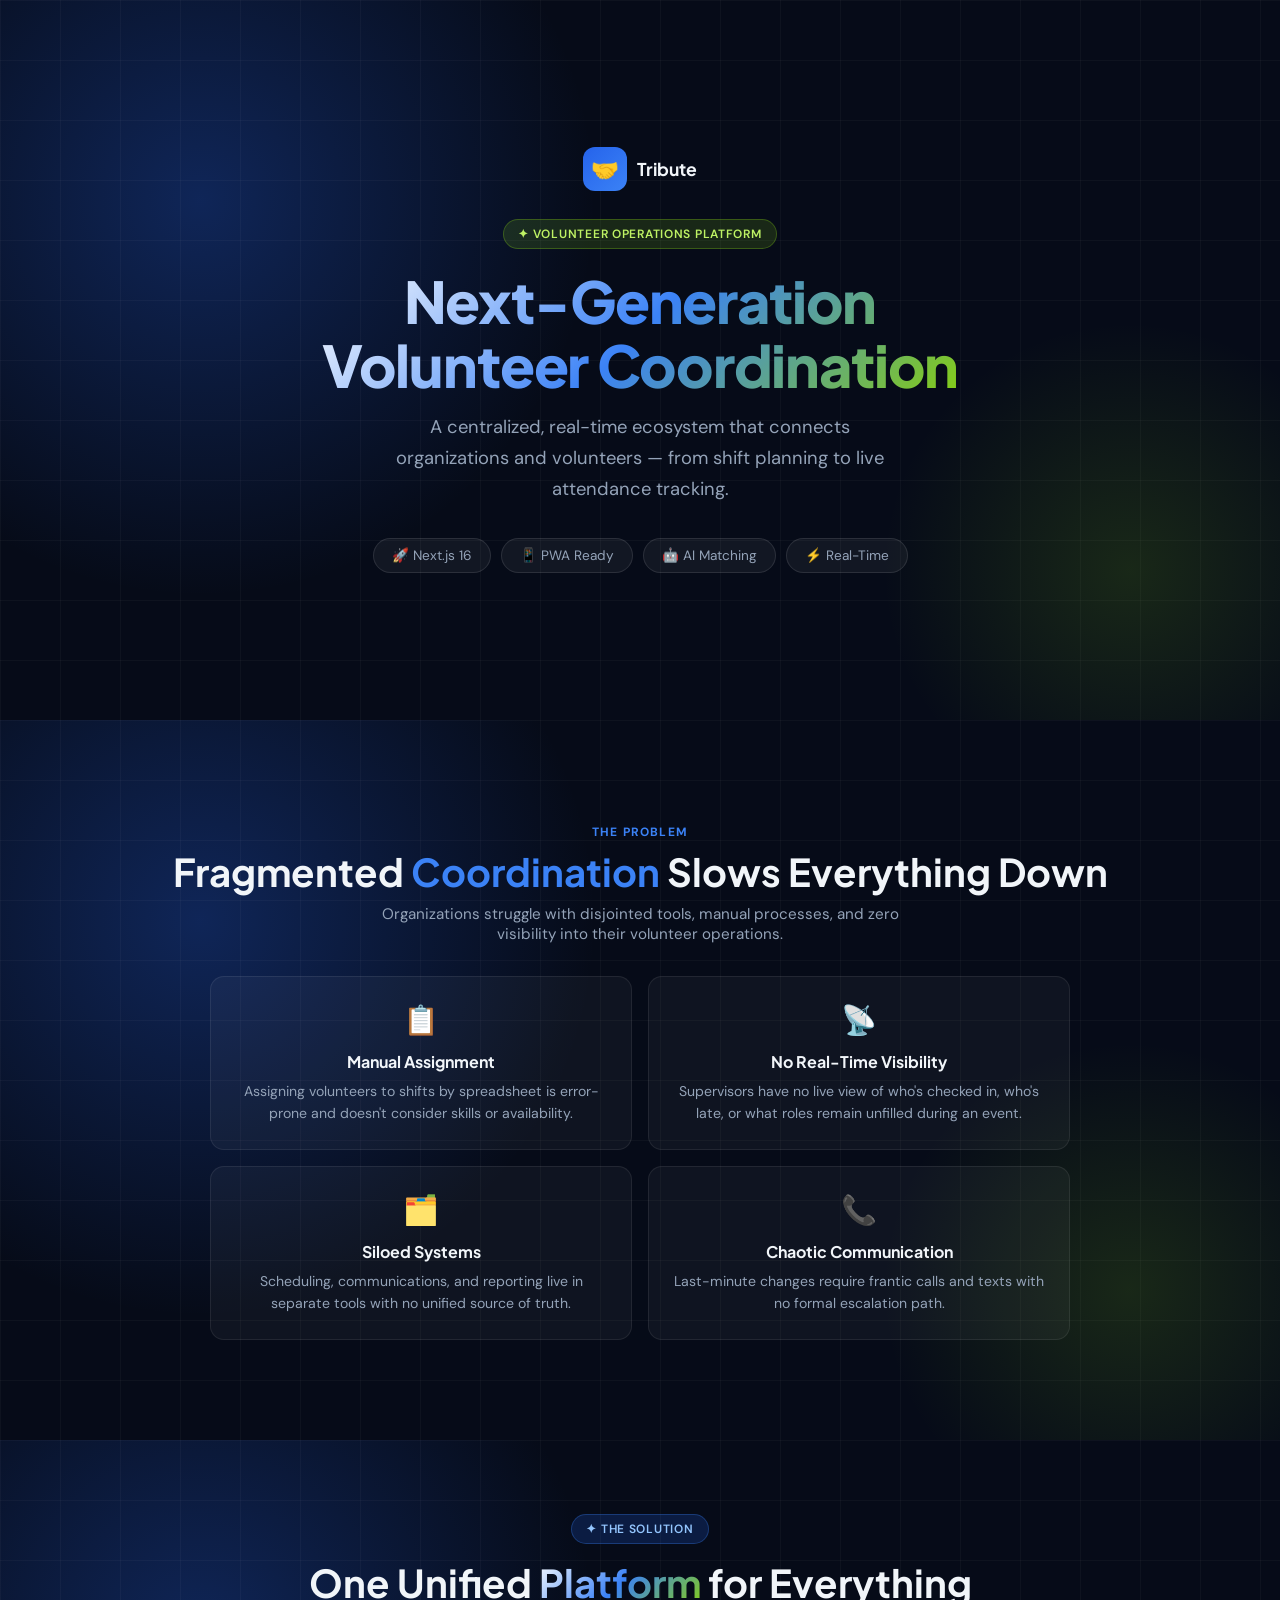
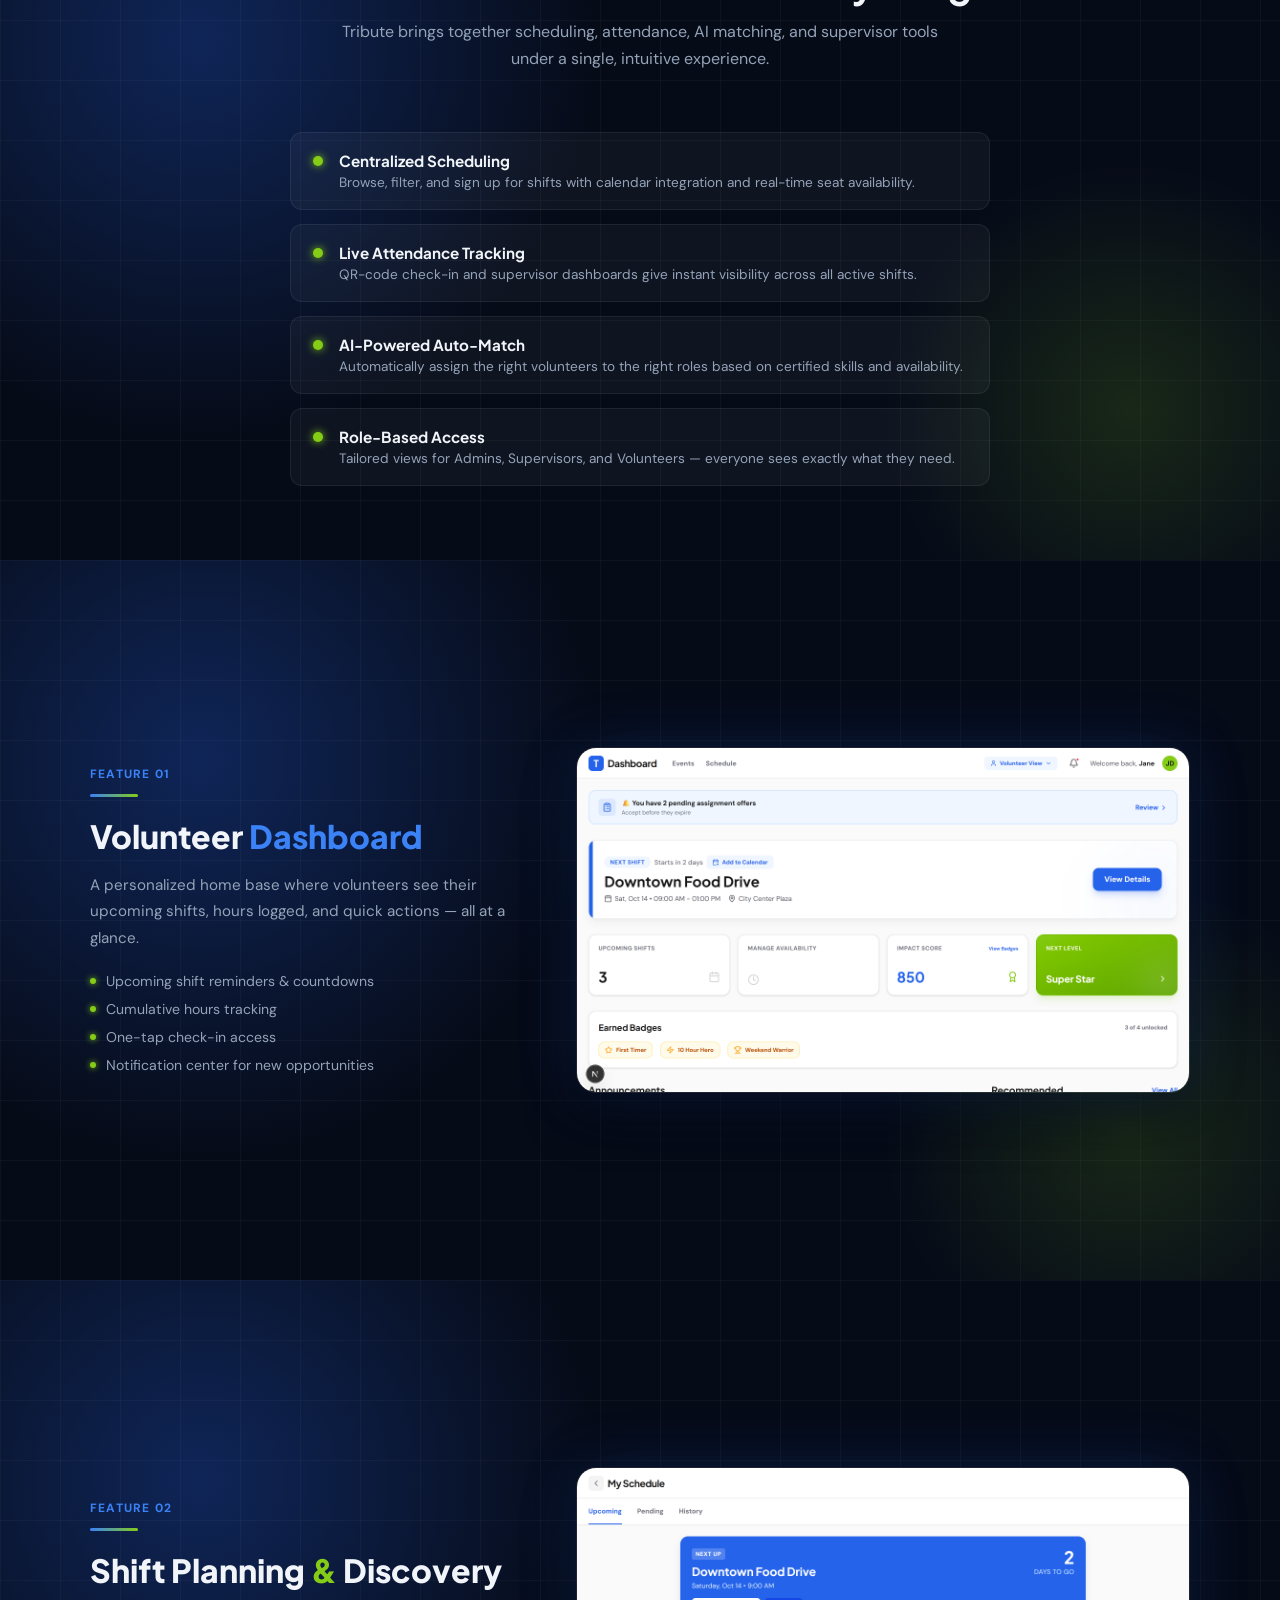
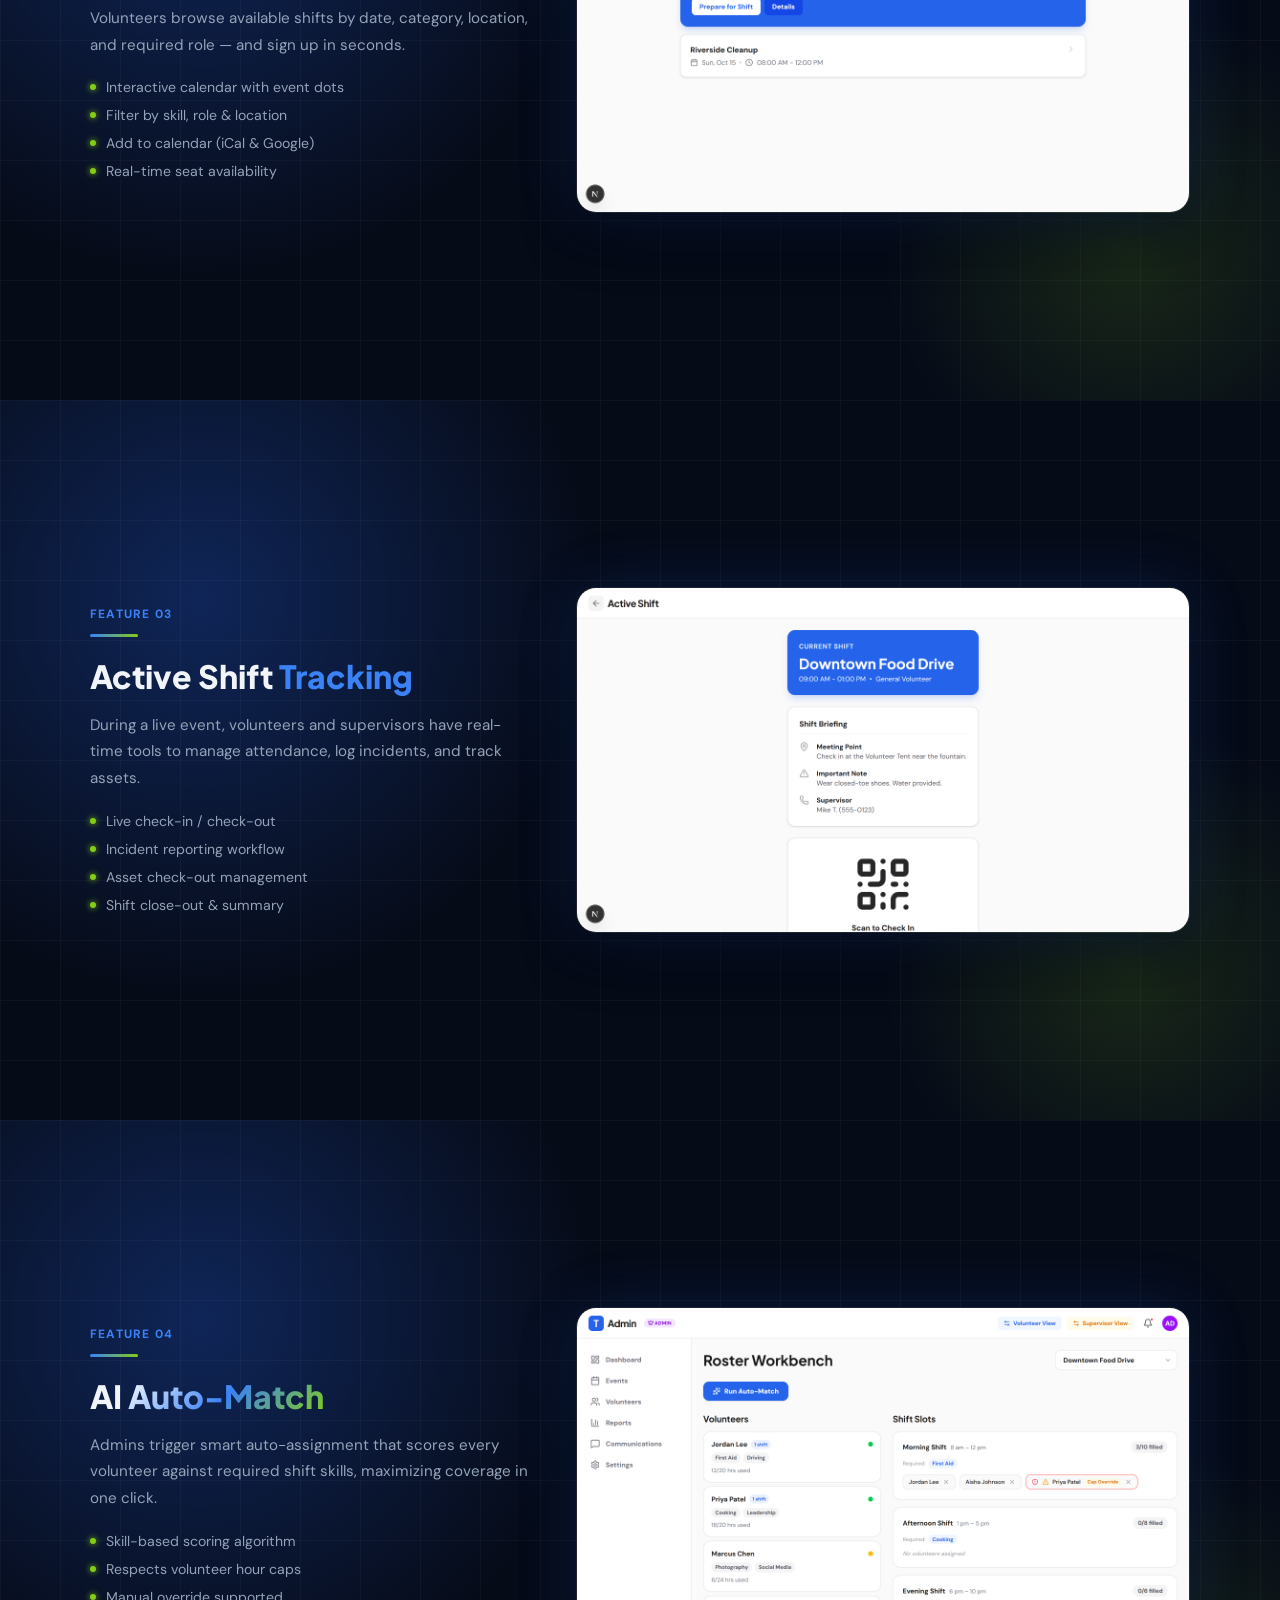
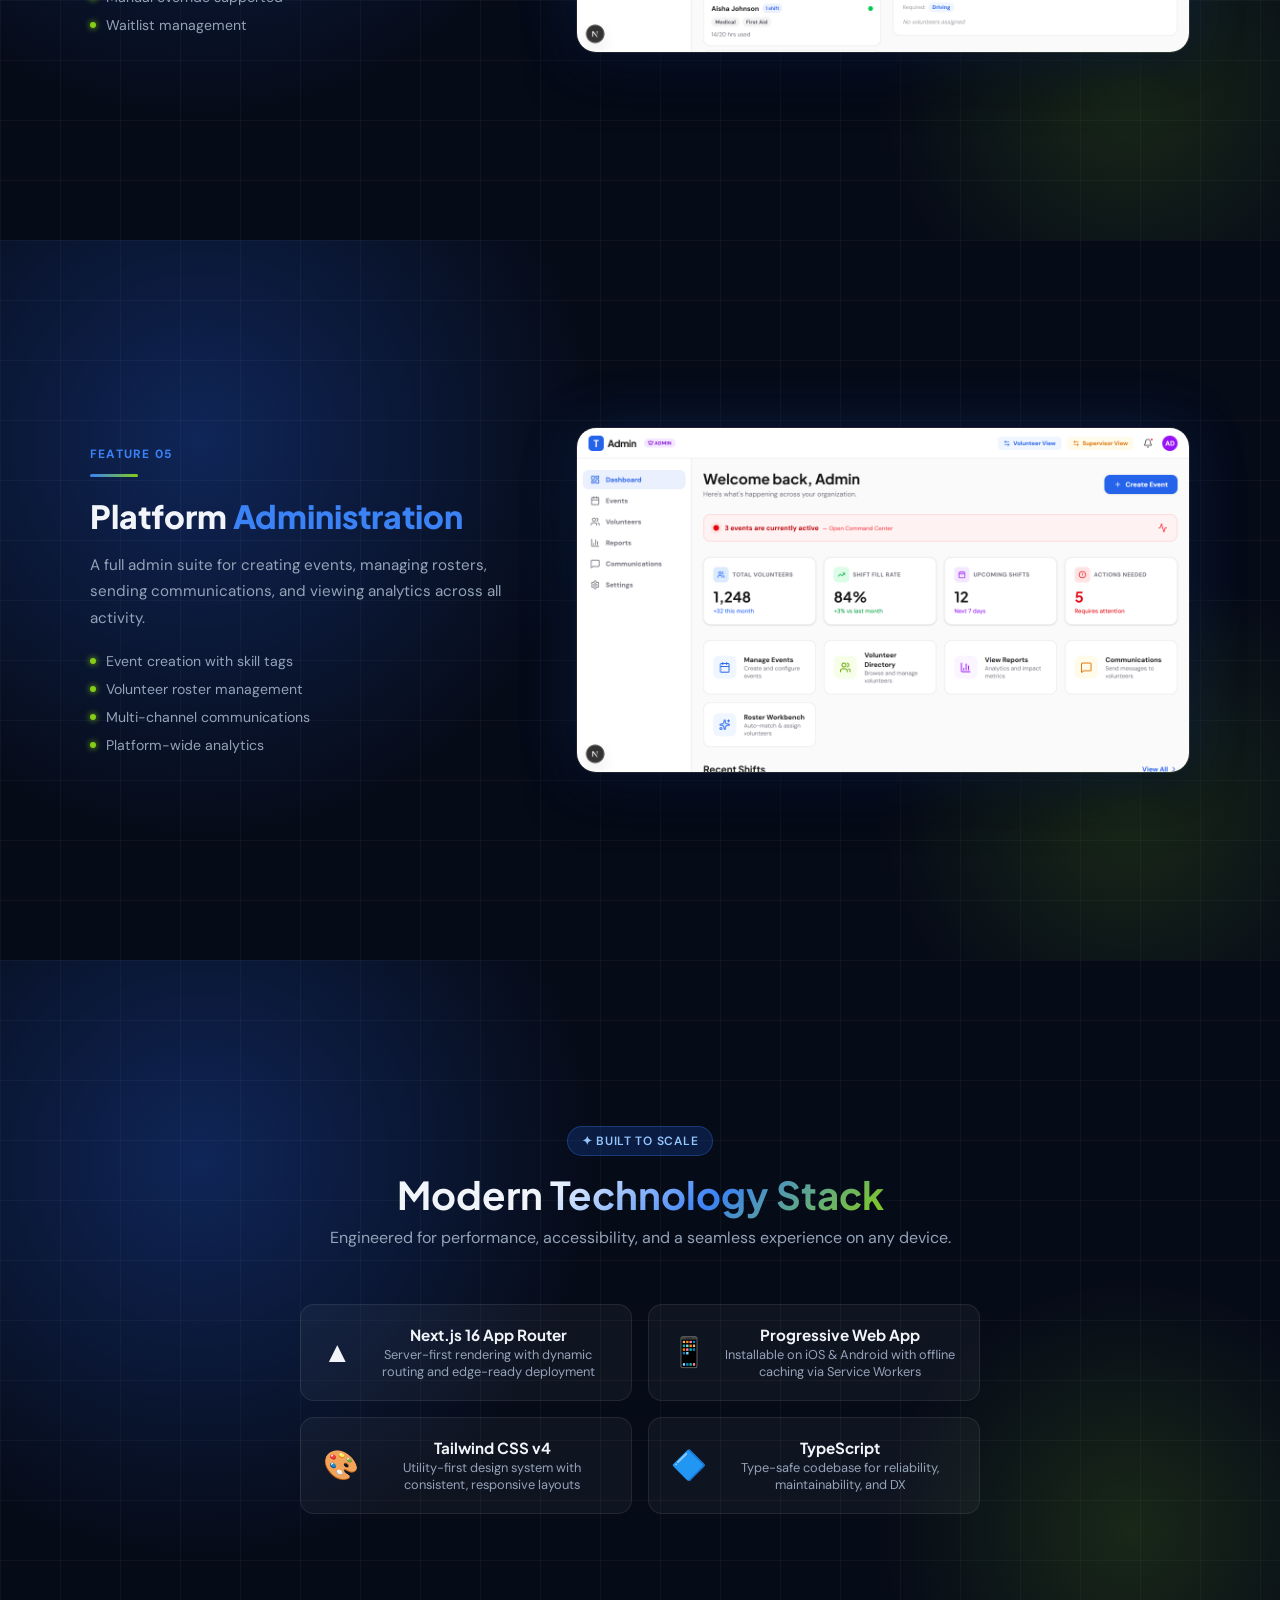
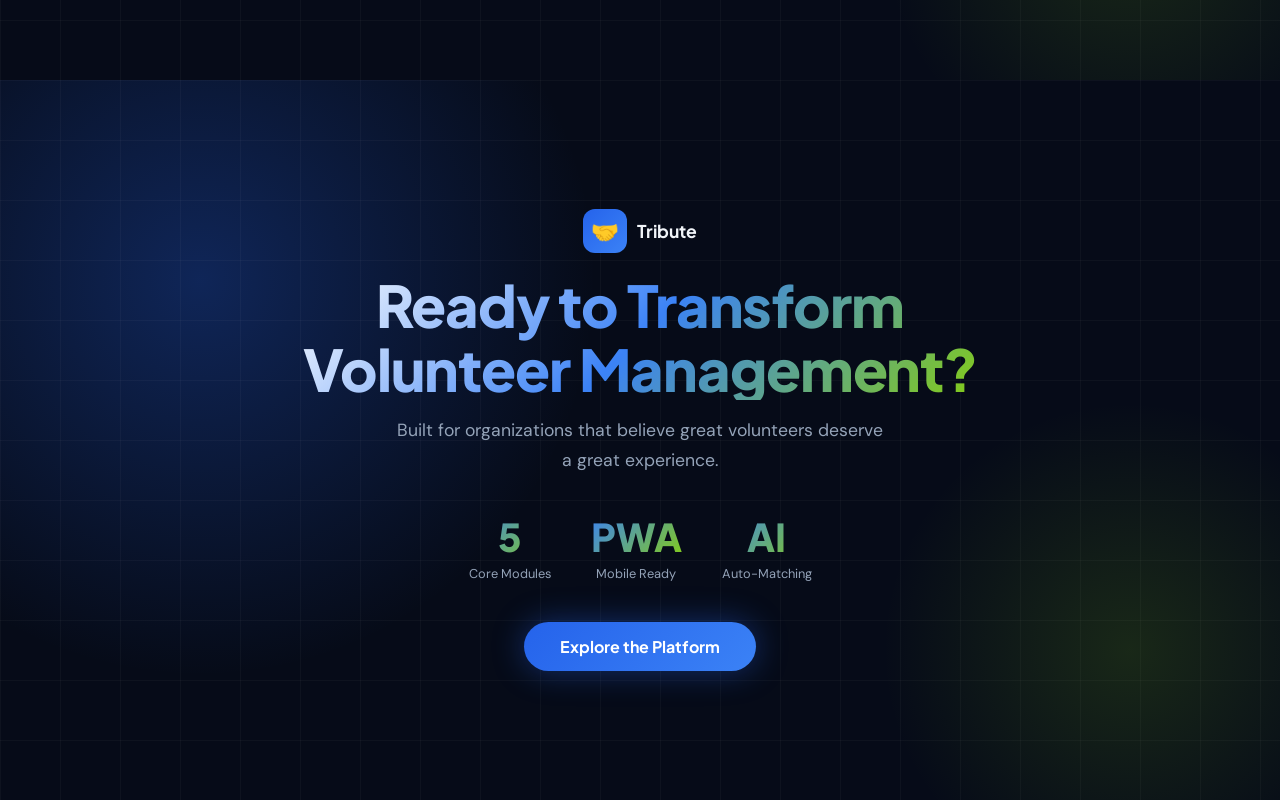
<file: volunteer/print.html>
<!DOCTYPE html>
<html lang="en">
<head>
<meta charset="UTF-8">
<title>Tribute – Presentation</title>
<link href="https://fonts.googleapis.com/css2?family=Plus+Jakarta+Sans:wght@400;500;600;700;800&family=DM+Sans:wght@400;500;600&display=swap" rel="stylesheet">
<style>
*,*::before,*::after{box-sizing:border-box;margin:0;padding:0}
@page{size:1280px 720px;margin:0}
html,body{background:#060B18;color:#F1F5F9;font-family:'DM Sans',sans-serif}
:root{
  --primary:#2563EB;--primary-light:#3B82F6;--secondary:#84CC16;
  --bg:#060B18;--bg2:#0A1128;
  --glass:rgba(255,255,255,0.05);--glass-border:rgba(255,255,255,0.10);
  --text:#F1F5F9;--muted:#94A3B8;
}
.slide{
  width:1280px;height:720px;position:relative;overflow:hidden;
  display:flex;flex-direction:column;justify-content:center;align-items:center;
  padding:48px 64px;page-break-after:always;break-after:page;
  background:#060B18;
}
.slide::before{content:'';position:absolute;width:800px;height:800px;border-radius:50%;background:radial-gradient(circle,rgba(37,99,235,.3) 0%,transparent 70%);top:-200px;left:-200px;z-index:0}
.slide::after{content:'';position:absolute;width:500px;height:500px;border-radius:50%;background:radial-gradient(circle,rgba(132,204,22,.15) 0%,transparent 70%);bottom:-100px;right:-100px;z-index:0}
.slide>*{position:relative;z-index:1}
.grid-bg{position:absolute;inset:0;z-index:0;background-image:linear-gradient(rgba(255,255,255,.03) 1px,transparent 1px),linear-gradient(90deg,rgba(255,255,255,.03) 1px,transparent 1px);background-size:60px 60px}
.heading-xl{font-family:'Plus Jakarta Sans',sans-serif;font-size:3.6rem;font-weight:800;line-height:1.1;letter-spacing:-0.02em}
.heading-lg{font-family:'Plus Jakarta Sans',sans-serif;font-size:2.4rem;font-weight:700;line-height:1.2}
.gradient-text{background:linear-gradient(135deg,#fff 0%,#3B82F6 50%,#84CC16 100%);-webkit-background-clip:text;-webkit-text-fill-color:transparent;background-clip:text}
.badge{display:inline-flex;align-items:center;gap:6px;padding:6px 14px;border-radius:100px;font-size:.75rem;font-weight:600;letter-spacing:.06em;text-transform:uppercase}
.badge-blue{background:rgba(37,99,235,.2);border:1px solid rgba(59,130,246,.3);color:#93C5FD}
.badge-green{background:rgba(132,204,22,.15);border:1px solid rgba(132,204,22,.3);color:#BEF264}
.logo-mark{display:inline-flex;align-items:center;gap:10px;margin-bottom:28px}
.logo-mark .icon{width:44px;height:44px;background:linear-gradient(135deg,var(--primary),var(--primary-light));border-radius:12px;display:flex;align-items:center;justify-content:center;font-size:1.4rem}
.logo-mark span{font-family:'Plus Jakarta Sans',sans-serif;font-size:1.1rem;font-weight:700}
.hero-tags{display:flex;gap:10px;justify-content:center;flex-wrap:wrap}
.hero-tag{padding:8px 18px;border-radius:100px;background:var(--glass);border:1px solid var(--glass-border);font-size:.85rem;color:var(--muted)}
.problem-grid{display:grid;grid-template-columns:1fr 1fr;gap:16px;margin-top:32px;width:100%;max-width:860px}
.problem-card{padding:24px;border-radius:14px;background:rgba(255,255,255,.04);border:1px solid rgba(255,255,255,.08)}
.problem-card .picon{font-size:1.8rem;margin-bottom:12px}
.problem-card h3{font-family:'Plus Jakarta Sans',sans-serif;font-size:1rem;font-weight:700;margin-bottom:8px}
.problem-card p{font-size:.88rem;color:var(--muted);line-height:1.6}
.solution-items{display:flex;flex-direction:column;gap:14px;margin-top:28px;max-width:700px;width:100%}
.sol-item{display:flex;align-items:flex-start;gap:16px;padding:18px 22px;border-radius:12px;background:rgba(255,255,255,.04);border:1px solid rgba(255,255,255,.07)}
.sol-dot{width:10px;height:10px;border-radius:50%;background:var(--secondary);margin-top:5px;flex-shrink:0;box-shadow:0 0 8px var(--secondary)}
.sol-item h3{font-family:'Plus Jakarta Sans',sans-serif;font-size:.95rem;font-weight:700;margin-bottom:4px}
.sol-item p{font-size:.85rem;color:var(--muted)}
.screen-slide{display:grid;grid-template-columns:1fr 1.4fr;gap:48px;align-items:center;width:100%;max-width:1100px}
.screen-slide .content .slide-num{font-size:.75rem;font-weight:700;color:var(--primary-light);letter-spacing:.1em;text-transform:uppercase;margin-bottom:12px}
.screen-slide .content h2{font-family:'Plus Jakarta Sans',sans-serif;font-size:2rem;font-weight:800;line-height:1.2;margin-bottom:16px}
.screen-slide .content p{font-size:.95rem;color:var(--muted);line-height:1.75;margin-bottom:20px}
.deco-line{width:48px;height:3px;background:linear-gradient(90deg,var(--primary-light),var(--secondary));border-radius:2px;margin-bottom:20px}
.feature-list{list-style:none;display:flex;flex-direction:column;gap:10px}
.feature-list li{display:flex;align-items:center;gap:10px;font-size:.88rem;color:var(--muted)}
.feature-list li::before{content:'';width:6px;height:6px;border-radius:50%;background:var(--secondary);flex-shrink:0;box-shadow:0 0 6px var(--secondary)}
.screen-img-wrap{border-radius:20px;overflow:hidden;border:1px solid var(--glass-border);box-shadow:0 0 60px rgba(37,99,235,.2),0 24px 48px rgba(0,0,0,.5)}
.screen-img-wrap img{display:block;width:100%;height:auto}
.tech-grid{display:grid;grid-template-columns:repeat(2,1fr);gap:16px;margin-top:28px;max-width:680px;width:100%}
.tech-card{display:flex;align-items:center;gap:16px;padding:20px 22px;border-radius:14px;background:rgba(255,255,255,.04);border:1px solid rgba(255,255,255,.08)}
.tech-icon{font-size:1.8rem;flex-shrink:0}
.tech-card h3{font-family:'Plus Jakarta Sans',sans-serif;font-size:.95rem;font-weight:700;margin-bottom:2px}
.tech-card p{font-size:.8rem;color:var(--muted)}
.cta-stats{display:flex;gap:40px;justify-content:center;margin-bottom:40px}
.stat-num{font-family:'Plus Jakarta Sans',sans-serif;font-size:2.4rem;font-weight:800;background:linear-gradient(135deg,var(--primary-light),var(--secondary));-webkit-background-clip:text;-webkit-text-fill-color:transparent;background-clip:text}
.stat-label{font-size:.8rem;color:var(--muted);margin-top:4px}
.stat{text-align:center}
.cta-btn{display:inline-block;padding:14px 36px;background:linear-gradient(135deg,var(--primary),var(--primary-light));border-radius:100px;font-family:'Plus Jakarta Sans',sans-serif;font-weight:700;font-size:1rem;color:#fff;text-decoration:none;box-shadow:0 0 32px rgba(37,99,235,.4);border:none}
</style>
</head>
<body>

<!-- SLIDE 1: HERO -->
<div class="slide" style="text-align:center">
  <div class="grid-bg"></div>
  <div class="logo-mark"><div class="icon">🤝</div><span>Tribute</span></div>
  <div style="margin-bottom:20px"><span class="badge badge-green">✦ Volunteer Operations Platform</span></div>
  <h1 class="heading-xl gradient-text">Next-Generation<br>Volunteer Coordination</h1>
  <p style="font-size:1.15rem;color:#94A3B8;max-width:520px;line-height:1.7;margin:16px auto 32px">A centralized, real-time ecosystem that connects organizations and volunteers — from shift planning to live attendance tracking.</p>
  <div class="hero-tags">
    <div class="hero-tag">🚀 Next.js 16</div>
    <div class="hero-tag">📱 PWA Ready</div>
    <div class="hero-tag">🤖 AI Matching</div>
    <div class="hero-tag">⚡ Real-Time</div>
  </div>
</div>

<!-- SLIDE 2: PROBLEM -->
<div class="slide" style="text-align:center">
  <div class="grid-bg"></div>
  <div style="margin-bottom:0"><span style="font-size:.75rem;font-weight:700;color:#3B82F6;letter-spacing:.1em;text-transform:uppercase">The Problem</span></div>
  <h2 class="heading-lg" style="margin:8px 0">Fragmented <span style="color:#3B82F6">Coordination</span> Slows Everything Down</h2>
  <p style="color:#94A3B8;font-size:.95rem;max-width:560px;margin:0 auto">Organizations struggle with disjointed tools, manual processes, and zero visibility into their volunteer operations.</p>
  <div class="problem-grid">
    <div class="problem-card"><div class="picon">📋</div><h3>Manual Assignment</h3><p>Assigning volunteers to shifts by spreadsheet is error-prone and doesn't consider skills or availability.</p></div>
    <div class="problem-card"><div class="picon">📡</div><h3>No Real-Time Visibility</h3><p>Supervisors have no live view of who's checked in, who's late, or what roles remain unfilled during an event.</p></div>
    <div class="problem-card"><div class="picon">🗂️</div><h3>Siloed Systems</h3><p>Scheduling, communications, and reporting live in separate tools with no unified source of truth.</p></div>
    <div class="problem-card"><div class="picon">📞</div><h3>Chaotic Communication</h3><p>Last-minute changes require frantic calls and texts with no formal escalation path.</p></div>
  </div>
</div>

<!-- SLIDE 3: SOLUTION -->
<div class="slide" style="text-align:center">
  <div class="grid-bg"></div>
  <span class="badge badge-blue" style="margin-bottom:16px">✦ The Solution</span>
  <h2 class="heading-lg" style="margin-bottom:12px">One Unified <span class="gradient-text">Platform</span> for Everything</h2>
  <p style="color:#94A3B8;margin-bottom:32px;line-height:1.7;max-width:600px">Tribute brings together scheduling, attendance, AI matching, and supervisor tools under a single, intuitive experience.</p>
  <div class="solution-items">
    <div class="sol-item"><div class="sol-dot"></div><div style="text-align:left"><h3>Centralized Scheduling</h3><p>Browse, filter, and sign up for shifts with calendar integration and real-time seat availability.</p></div></div>
    <div class="sol-item"><div class="sol-dot"></div><div style="text-align:left"><h3>Live Attendance Tracking</h3><p>QR-code check-in and supervisor dashboards give instant visibility across all active shifts.</p></div></div>
    <div class="sol-item"><div class="sol-dot"></div><div style="text-align:left"><h3>AI-Powered Auto-Match</h3><p>Automatically assign the right volunteers to the right roles based on certified skills and availability.</p></div></div>
    <div class="sol-item"><div class="sol-dot"></div><div style="text-align:left"><h3>Role-Based Access</h3><p>Tailored views for Admins, Supervisors, and Volunteers — everyone sees exactly what they need.</p></div></div>
  </div>
</div>

<!-- SLIDE 4: DASHBOARD -->
<div class="slide">
  <div class="grid-bg"></div>
  <div class="screen-slide">
    <div class="content"><div class="slide-num">Feature 01</div><div class="deco-line"></div><h2>Volunteer <span style="color:#3B82F6">Dashboard</span></h2><p>A personalized home base where volunteers see their upcoming shifts, hours logged, and quick actions — all at a glance.</p><ul class="feature-list"><li>Upcoming shift reminders & countdowns</li><li>Cumulative hours tracking</li><li>One-tap check-in access</li><li>Notification center for new opportunities</li></ul></div>
    <div class="screen-img-wrap"><img src="./dashboard.png" alt="Dashboard"></div>
  </div>
</div>

<!-- SLIDE 5: SCHEDULE -->
<div class="slide">
  <div class="grid-bg"></div>
  <div class="screen-slide">
    <div class="content"><div class="slide-num">Feature 02</div><div class="deco-line"></div><h2>Shift Planning <span style="color:#84CC16">&</span> Discovery</h2><p>Volunteers browse available shifts by date, category, location, and required role — and sign up in seconds.</p><ul class="feature-list"><li>Interactive calendar with event dots</li><li>Filter by skill, role & location</li><li>Add to calendar (iCal & Google)</li><li>Real-time seat availability</li></ul></div>
    <div class="screen-img-wrap"><img src="./schedule.png" alt="Schedule"></div>
  </div>
</div>

<!-- SLIDE 6: ACTIVE SHIFT -->
<div class="slide">
  <div class="grid-bg"></div>
  <div class="screen-slide">
    <div class="content"><div class="slide-num">Feature 03</div><div class="deco-line"></div><h2>Active Shift <span style="color:#3B82F6">Tracking</span></h2><p>During a live event, volunteers and supervisors have real-time tools to manage attendance, log incidents, and track assets.</p><ul class="feature-list"><li>Live check-in / check-out</li><li>Incident reporting workflow</li><li>Asset check-out management</li><li>Shift close-out & summary</li></ul></div>
    <div class="screen-img-wrap"><img src="./active-shift.png" alt="Active Shift"></div>
  </div>
</div>

<!-- SLIDE 7: AI MATCH -->
<div class="slide">
  <div class="grid-bg"></div>
  <div class="screen-slide">
    <div class="content"><div class="slide-num">Feature 04</div><div class="deco-line"></div><h2>AI <span class="gradient-text">Auto-Match</span></h2><p>Admins trigger smart auto-assignment that scores every volunteer against required shift skills, maximizing coverage in one click.</p><ul class="feature-list"><li>Skill-based scoring algorithm</li><li>Respects volunteer hour caps</li><li>Manual override supported</li><li>Waitlist management</li></ul></div>
    <div class="screen-img-wrap"><img src="./roster.png" alt="AI Match"></div>
  </div>
</div>

<!-- SLIDE 8: ADMIN -->
<div class="slide">
  <div class="grid-bg"></div>
  <div class="screen-slide">
    <div class="content"><div class="slide-num">Feature 05</div><div class="deco-line"></div><h2>Platform <span style="color:#3B82F6">Administration</span></h2><p>A full admin suite for creating events, managing rosters, sending communications, and viewing analytics across all activity.</p><ul class="feature-list"><li>Event creation with skill tags</li><li>Volunteer roster management</li><li>Multi-channel communications</li><li>Platform-wide analytics</li></ul></div>
    <div class="screen-img-wrap"><img src="./admin.png" alt="Admin"></div>
  </div>
</div>

<!-- SLIDE 9: TECH STACK -->
<div class="slide" style="text-align:center">
  <div class="grid-bg"></div>
  <span class="badge badge-blue" style="margin-bottom:16px">✦ Built to Scale</span>
  <h2 class="heading-lg" style="margin-bottom:8px">Modern <span class="gradient-text">Technology Stack</span></h2>
  <p style="color:#94A3B8;margin-bottom:28px">Engineered for performance, accessibility, and a seamless experience on any device.</p>
  <div class="tech-grid">
    <div class="tech-card"><div class="tech-icon">▲</div><div><h3>Next.js 16 App Router</h3><p>Server-first rendering with dynamic routing and edge-ready deployment</p></div></div>
    <div class="tech-card"><div class="tech-icon">📱</div><div><h3>Progressive Web App</h3><p>Installable on iOS & Android with offline caching via Service Workers</p></div></div>
    <div class="tech-card"><div class="tech-icon">🎨</div><div><h3>Tailwind CSS v4</h3><p>Utility-first design system with consistent, responsive layouts</p></div></div>
    <div class="tech-card"><div class="tech-icon">🔷</div><div><h3>TypeScript</h3><p>Type-safe codebase for reliability, maintainability, and DX</p></div></div>
  </div>
</div>

<!-- SLIDE 10: CTA -->
<div class="slide" style="text-align:center">
  <div class="grid-bg"></div>
  <div class="logo-mark" style="margin-bottom:20px"><div class="icon">🤝</div><span>Tribute</span></div>
  <h1 class="heading-xl gradient-text" style="margin-bottom:16px">Ready to Transform<br>Volunteer Management?</h1>
  <p style="font-size:1.1rem;color:#94A3B8;max-width:500px;margin:0 auto 36px;line-height:1.7">Built for organizations that believe great volunteers deserve a great experience.</p>
  <div class="cta-stats">
    <div class="stat"><div class="stat-num">5</div><div class="stat-label">Core Modules</div></div>
    <div class="stat"><div class="stat-num">PWA</div><div class="stat-label">Mobile Ready</div></div>
    <div class="stat"><div class="stat-num">AI</div><div class="stat-label">Auto-Matching</div></div>
  </div>
  <button class="cta-btn">Explore the Platform</button>
</div>

</body>
</html>
</file>
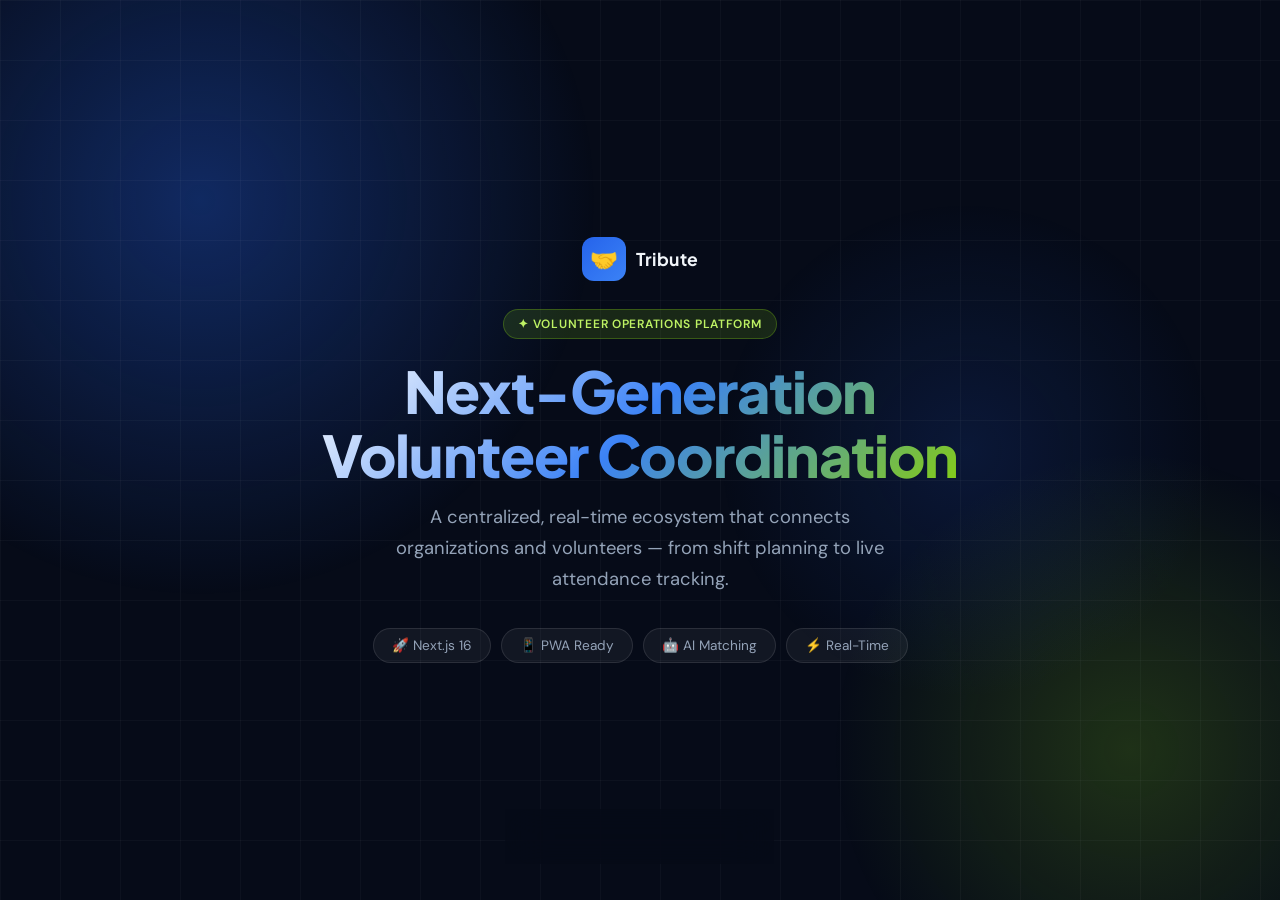
<file: volunteer/tribute-html.html>
<!DOCTYPE html>
<html lang="en">
<head>
<meta charset="UTF-8">
<meta name="viewport" content="width=device-width, initial-scale=1.0">
<title>Tribute – Volunteer Operations Platform</title>
<link rel="preconnect" href="https://fonts.googleapis.com">
<link href="https://fonts.googleapis.com/css2?family=Plus+Jakarta+Sans:wght@400;500;600;700;800&family=DM+Sans:wght@400;500;600&display=swap" rel="stylesheet">
<style>
*,*::before,*::after{box-sizing:border-box;margin:0;padding:0}
:root{
  --primary:#2563EB;
  --primary-light:#3B82F6;
  --secondary:#84CC16;
  --secondary-dark:#65A30D;
  --bg:#060B18;
  --bg2:#0A1128;
  --glass:rgba(255,255,255,0.05);
  --glass-border:rgba(255,255,255,0.10);
  --text:#F1F5F9;
  --muted:#94A3B8;
  --radius:16px;
}
html,body{height:100%;overflow:hidden;background:var(--bg);color:var(--text);font-family:'DM Sans',sans-serif}

/* ── BACKGROUND ── */
.bg-mesh{position:fixed;inset:0;z-index:0;overflow:hidden}
.bg-mesh::before{content:'';position:absolute;width:800px;height:800px;border-radius:50%;background:radial-gradient(circle,rgba(37,99,235,.35) 0%,transparent 70%);top:-200px;left:-200px;animation:blob 12s ease-in-out infinite alternate}
.bg-mesh::after{content:'';position:absolute;width:600px;height:600px;border-radius:50%;background:radial-gradient(circle,rgba(132,204,22,.2) 0%,transparent 70%);bottom:-150px;right:-150px;animation:blob 14s ease-in-out infinite alternate-reverse}
.blob2{position:fixed;width:500px;height:500px;border-radius:50%;background:radial-gradient(circle,rgba(37,99,235,.15) 0%,transparent 70%);top:50%;right:5%;transform:translateY(-50%);animation:blob 10s ease-in-out infinite alternate;z-index:0}
@keyframes blob{0%{transform:translate(0,0) scale(1)}100%{transform:translate(40px,30px) scale(1.1)}}

/* grid lines */
.grid-lines{position:fixed;inset:0;z-index:0;background-image:linear-gradient(rgba(255,255,255,.03) 1px,transparent 1px),linear-gradient(90deg,rgba(255,255,255,.03) 1px,transparent 1px);background-size:60px 60px}

/* ── SLIDE CONTAINER ── */
#deck{position:relative;z-index:1;width:100%;height:100%}
.slide{position:absolute;inset:0;display:flex;flex-direction:column;justify-content:center;align-items:center;padding:48px 64px;opacity:0;pointer-events:none;transition:opacity .5s ease,transform .5s ease;transform:translateX(60px)}
.slide.active{opacity:1;pointer-events:auto;transform:translateX(0)}
.slide.exit{opacity:0;transform:translateX(-60px)}

/* ── GLASS CARD ── */
.glass{background:var(--glass);border:1px solid var(--glass-border);border-radius:var(--radius);backdrop-filter:blur(16px);-webkit-backdrop-filter:blur(16px)}

/* ── NAV ── */
#nav{position:fixed;bottom:36px;left:50%;transform:translateX(-50%);z-index:100;display:flex;align-items:center;gap:12px;padding:10px 20px;background:rgba(6,11,24,.7);border:1px solid var(--glass-border);border-radius:100px;backdrop-filter:blur(20px)}
#nav button{background:none;border:none;color:var(--muted);cursor:pointer;padding:6px 10px;border-radius:8px;font-size:18px;transition:color .2s,background .2s}
#nav button:hover{color:var(--text);background:var(--glass)}
#nav .counter{color:var(--muted);font-size:13px;min-width:48px;text-align:center}
.progress-dots{display:flex;gap:6px;align-items:center}
.dot{width:6px;height:6px;border-radius:50%;background:var(--muted);transition:background .3s,width .3s;cursor:pointer}
.dot.active{background:var(--primary-light);width:18px;border-radius:3px}

/* ── TYPOGRAPHY ── */
.heading-xl{font-family:'Plus Jakarta Sans',sans-serif;font-size:3.6rem;font-weight:800;line-height:1.1;letter-spacing:-0.02em}
.heading-lg{font-family:'Plus Jakarta Sans',sans-serif;font-size:2.4rem;font-weight:700;line-height:1.2;letter-spacing:-0.01em}
.heading-md{font-family:'Plus Jakarta Sans',sans-serif;font-size:1.6rem;font-weight:700}
.gradient-text{background:linear-gradient(135deg,#fff 0%,var(--primary-light) 50%,var(--secondary) 100%);-webkit-background-clip:text;-webkit-text-fill-color:transparent;background-clip:text}
.badge{display:inline-flex;align-items:center;gap:6px;padding:6px 14px;border-radius:100px;font-size:.75rem;font-weight:600;letter-spacing:.06em;text-transform:uppercase}
.badge-blue{background:rgba(37,99,235,.2);border:1px solid rgba(59,130,246,.3);color:#93C5FD}
.badge-green{background:rgba(132,204,22,.15);border:1px solid rgba(132,204,22,.3);color:#BEF264}

/* ── SLIDE 1 – HERO ── */
#s1{text-align:center}
#s1 .eyebrow{margin-bottom:20px}
#s1 h1{margin-bottom:16px}
#s1 p{font-size:1.15rem;color:var(--muted);max-width:520px;line-height:1.7;margin:0 auto 32px}
#s1 .hero-tags{display:flex;gap:10px;justify-content:center;flex-wrap:wrap}
.hero-tag{padding:8px 18px;border-radius:100px;background:var(--glass);border:1px solid var(--glass-border);font-size:.85rem;color:var(--muted)}

/* ── SLIDE 2 – PROBLEM ── */
.problem-grid{display:grid;grid-template-columns:1fr 1fr;gap:16px;margin-top:32px;width:100%;max-width:860px}
.problem-card{padding:24px;border-radius:14px;background:rgba(255,255,255,.04);border:1px solid rgba(255,255,255,.08)}
.problem-card .icon{font-size:1.8rem;margin-bottom:12px}
.problem-card h3{font-family:'Plus Jakarta Sans',sans-serif;font-size:1rem;font-weight:700;margin-bottom:8px}
.problem-card p{font-size:.88rem;color:var(--muted);line-height:1.6}

/* ── SLIDE 3 – SOLUTION ── */
.solution-items{display:flex;flex-direction:column;gap:14px;margin-top:28px;max-width:700px;width:100%}
.sol-item{display:flex;align-items:flex-start;gap:16px;padding:18px 22px;border-radius:12px;background:rgba(255,255,255,.04);border:1px solid rgba(255,255,255,.07)}
.sol-dot{width:10px;height:10px;border-radius:50%;background:var(--secondary);margin-top:5px;flex-shrink:0;box-shadow:0 0 8px var(--secondary)}
.sol-item h3{font-family:'Plus Jakarta Sans',sans-serif;font-size:.95rem;font-weight:700;margin-bottom:4px}
.sol-item p{font-size:.85rem;color:var(--muted)}

/* ── SLIDE 4-8 – SCREEN SLIDES ── */
.screen-slide{display:grid;grid-template-columns:1fr 1.4fr;gap:48px;align-items:center;width:100%;max-width:1100px}
.screen-slide .content{}
.screen-slide .content .slide-num{font-size:.75rem;font-weight:700;color:var(--primary-light);letter-spacing:.1em;text-transform:uppercase;margin-bottom:12px}
.screen-slide .content h2{font-family:'Plus Jakarta Sans',sans-serif;font-size:2rem;font-weight:800;line-height:1.2;margin-bottom:16px}
.screen-slide .content p{font-size:.95rem;color:var(--muted);line-height:1.75;margin-bottom:20px}
.feature-list{list-style:none;display:flex;flex-direction:column;gap:10px}
.feature-list li{display:flex;align-items:center;gap:10px;font-size:.88rem;color:var(--muted)}
.feature-list li::before{content:'';width:6px;height:6px;border-radius:50%;background:var(--secondary);flex-shrink:0;box-shadow:0 0 6px var(--secondary)}
.screen-img-wrap{border-radius:20px;overflow:hidden;border:1px solid var(--glass-border);box-shadow:0 0 60px rgba(37,99,235,.2),0 24px 48px rgba(0,0,0,.5);position:relative}
.screen-img-wrap::before{content:'';position:absolute;inset:0;background:linear-gradient(135deg,rgba(37,99,235,.08) 0%,transparent 60%);z-index:1;pointer-events:none}
.screen-img-wrap img{display:block;width:100%;height:100%;object-fit:cover;filter:brightness(1.05) saturate(1.1)}

/* ── SLIDE 9 – TECH STACK ── */
.tech-grid{display:grid;grid-template-columns:repeat(2,1fr);gap:16px;margin-top:28px;max-width:680px;width:100%}
.tech-card{display:flex;align-items:center;gap:16px;padding:20px 22px;border-radius:14px;background:rgba(255,255,255,.04);border:1px solid rgba(255,255,255,.08);transition:border-color .3s}
.tech-card:hover{border-color:rgba(59,130,246,.4)}
.tech-icon{font-size:1.8rem;flex-shrink:0}
.tech-card h3{font-family:'Plus Jakarta Sans',sans-serif;font-size:.95rem;font-weight:700;margin-bottom:2px}
.tech-card p{font-size:.8rem;color:var(--muted)}

/* ── SLIDE 10 – CTA ── */
#s10{text-align:center}
#s10 h1{margin-bottom:20px}
#s10 p{font-size:1.1rem;color:var(--muted);max-width:500px;margin:0 auto 36px;line-height:1.7}
.cta-stats{display:flex;gap:40px;justify-content:center;margin-bottom:40px}
.stat{text-align:center}
.stat-num{font-family:'Plus Jakarta Sans',sans-serif;font-size:2.4rem;font-weight:800;background:linear-gradient(135deg,var(--primary-light),var(--secondary));-webkit-background-clip:text;-webkit-text-fill-color:transparent;background-clip:text}
.stat-label{font-size:.8rem;color:var(--muted);margin-top:4px}
.cta-btn{display:inline-block;padding:14px 36px;background:linear-gradient(135deg,var(--primary),var(--primary-light));border-radius:100px;font-family:'Plus Jakarta Sans',sans-serif;font-weight:700;font-size:1rem;color:#fff;text-decoration:none;box-shadow:0 0 32px rgba(37,99,235,.4);transition:transform .2s,box-shadow .2s;cursor:pointer;border:none}
.cta-btn:hover{transform:translateY(-2px);box-shadow:0 0 48px rgba(37,99,235,.6)}

/* ── SLIDE HEADER ── */
.slide-header{margin-bottom:8px}
.slide-header .overline{font-size:.75rem;font-weight:700;color:var(--primary-light);letter-spacing:.1em;text-transform:uppercase;margin-bottom:8px}

/* ── LOGO MARK ── */
.logo-mark{display:inline-flex;align-items:center;gap:10px;margin-bottom:28px}
.logo-mark .icon{width:44px;height:44px;background:linear-gradient(135deg,var(--primary),var(--primary-light));border-radius:12px;display:flex;align-items:center;justify-content:center;font-size:1.4rem}
.logo-mark span{font-family:'Plus Jakarta Sans',sans-serif;font-size:1.1rem;font-weight:700;letter-spacing:.02em}

/* slide decorative line */
.deco-line{width:48px;height:3px;background:linear-gradient(90deg,var(--primary-light),var(--secondary));border-radius:2px;margin-bottom:20px}
</style>
</head>
<body>

<div class="bg-mesh"></div>
<div class="blob2"></div>
<div class="grid-lines"></div>

<div id="deck">

  <!-- SLIDE 1: HERO -->
  <div class="slide active" id="s1">
    <div class="logo-mark">
      <div class="icon">🤝</div>
      <span>Tribute</span>
    </div>
    <div class="eyebrow"><span class="badge badge-green">✦ Volunteer Operations Platform</span></div>
    <h1 class="heading-xl gradient-text">Next-Generation<br>Volunteer Coordination</h1>
    <p>A centralized, real-time ecosystem that connects organizations and volunteers — from shift planning to live attendance tracking.</p>
    <div class="hero-tags">
      <div class="hero-tag">🚀 Next.js 16</div>
      <div class="hero-tag">📱 PWA Ready</div>
      <div class="hero-tag">🤖 AI Matching</div>
      <div class="hero-tag">⚡ Real-Time</div>
    </div>
  </div>

  <!-- SLIDE 2: PROBLEM -->
  <div class="slide" id="s2">
    <div class="slide-header" style="text-align:center;margin-bottom:0">
      <div class="overline">The Problem</div>
      <h2 class="heading-lg" style="margin-bottom:8px">Fragmented <span style="color:var(--primary-light)">Coordination</span> Slows Everything Down</h2>
      <p style="color:var(--muted);font-size:.95rem;max-width:560px;margin:0 auto">Organizations struggle with disjointed tools, manual processes, and zero visibility into their volunteer operations.</p>
    </div>
    <div class="problem-grid">
      <div class="problem-card"><div class="icon">📋</div><h3>Manual Assignment</h3><p>Assigning volunteers to shifts by spreadsheet is error-prone and doesn't consider skills or availability.</p></div>
      <div class="problem-card"><div class="icon">📡</div><h3>No Real-Time Visibility</h3><p>Supervisors have no live view of who's checked in, who's late, or what roles remain unfilled during an event.</p></div>
      <div class="problem-card"><div class="icon">🗂️</div><h3>Siloed Systems</h3><p>Scheduling, communications, and reporting live in separate tools with no unified source of truth.</p></div>
      <div class="problem-card"><div class="icon">📞</div><h3>Chaotic Communication</h3><p>Last-minute changes require frantic calls and texts with no formal escalation path.</p></div>
    </div>
  </div>

  <!-- SLIDE 3: SOLUTION -->
  <div class="slide" id="s3">
    <div style="display:flex;flex-direction:column;align-items:center;text-align:center;width:100%;max-width:780px">
      <span class="badge badge-blue" style="margin-bottom:16px">✦ The Solution</span>
      <h2 class="heading-lg" style="margin-bottom:12px">One Unified <span class="gradient-text">Platform</span> for Everything</h2>
      <p style="color:var(--muted);margin-bottom:32px;line-height:1.7">Tribute brings together scheduling, attendance, AI matching, and supervisor tools under a single, intuitive experience.</p>
    </div>
    <div class="solution-items">
      <div class="sol-item"><div class="sol-dot"></div><div><h3>Centralized Scheduling</h3><p>Browse, filter, and sign up for shifts with calendar integration and real-time seat availability.</p></div></div>
      <div class="sol-item"><div class="sol-dot"></div><div><h3>Live Attendance Tracking</h3><p>QR-code check-in and supervisor dashboards give instant visibility across all active shifts.</p></div></div>
      <div class="sol-item"><div class="sol-dot"></div><div><h3>AI-Powered Auto-Match</h3><p>Automatically assign the right volunteers to the right roles based on certified skills and availability.</p></div></div>
      <div class="sol-item"><div class="sol-dot"></div><div><h3>Role-Based Access</h3><p>Tailored views for Admins, Supervisors, and Volunteers — everyone sees exactly what they need.</p></div></div>
    </div>
  </div>

  <!-- SLIDE 4: DASHBOARD -->
  <div class="slide" id="s4">
    <div class="screen-slide">
      <div class="content">
        <div class="slide-num">Feature 01</div>
        <div class="deco-line"></div>
        <h2>Volunteer <span style="color:var(--primary-light)">Dashboard</span></h2>
        <p>A personalized home base where volunteers see their upcoming shifts, hours logged, and quick actions — all at a glance.</p>
        <ul class="feature-list">
          <li>Upcoming shift reminders & countdowns</li>
          <li>Cumulative hours tracking</li>
          <li>One-tap check-in access</li>
          <li>Notification center for new opportunities</li>
        </ul>
      </div>
      <div class="screen-img-wrap">
        <img src="./dashboard.png" alt="Dashboard Screen">
      </div>
    </div>
  </div>

  <!-- SLIDE 5: SCHEDULE -->
  <div class="slide" id="s5">
    <div class="screen-slide">
      <div class="content">
        <div class="slide-num">Feature 02</div>
        <div class="deco-line"></div>
        <h2>Shift Planning <span style="color:var(--secondary)">&</span> Discovery</h2>
        <p>Volunteers browse available shifts by date, category, location, and required role — and sign up in seconds.</p>
        <ul class="feature-list">
          <li>Interactive calendar with event dots</li>
          <li>Filter by skill, role & location</li>
          <li>Add to calendar (iCal & Google)</li>
          <li>Real-time seat availability</li>
        </ul>
      </div>
      <div class="screen-img-wrap">
        <img src="./schedule.png" alt="Schedule Screen">
      </div>
    </div>
  </div>

  <!-- SLIDE 6: ACTIVE SHIFT -->
  <div class="slide" id="s6">
    <div class="screen-slide">
      <div class="content">
        <div class="slide-num">Feature 03</div>
        <div class="deco-line"></div>
        <h2>Active Shift <span style="color:var(--primary-light)">Tracking</span></h2>
        <p>During a live event, volunteers and supervisors have real-time tools to manage attendance, log incidents, and track assets.</p>
        <ul class="feature-list">
          <li>Live check-in / check-out</li>
          <li>Incident reporting workflow</li>
          <li>Asset check-out management</li>
          <li>Shift close-out & summary</li>
        </ul>
      </div>
      <div class="screen-img-wrap">
        <img src="./active-shift.png" alt="Active Shift Screen">
      </div>
    </div>
  </div>

  <!-- SLIDE 7: AI MATCH -->
  <div class="slide" id="s7">
    <div class="screen-slide">
      <div class="content">
        <div class="slide-num">Feature 04</div>
        <div class="deco-line"></div>
        <h2>AI <span class="gradient-text">Auto-Match</span></h2>
        <p>Admins trigger smart auto-assignment that scores every volunteer against required shift skills, maximizing coverage in one click.</p>
        <ul class="feature-list">
          <li>Skill-based scoring algorithm</li>
          <li>Respects volunteer hour caps</li>
          <li>Manual override supported</li>
          <li>Waitlist management</li>
        </ul>
      </div>
      <div class="screen-img-wrap">
        <img src="./roster.png" alt="AI Match Screen">
      </div>
    </div>
  </div>

  <!-- SLIDE 8: ADMIN -->
  <div class="slide" id="s8">
    <div class="screen-slide">
      <div class="content">
        <div class="slide-num">Feature 05</div>
        <div class="deco-line"></div>
        <h2>Platform <span style="color:var(--primary-light)">Administration</span></h2>
        <p>A full admin suite for creating events, managing rosters, sending communications, and viewing analytics across all activity.</p>
        <ul class="feature-list">
          <li>Event creation with skill tags</li>
          <li>Volunteer roster management</li>
          <li>Multi-channel communications</li>
          <li>Platform-wide analytics</li>
        </ul>
      </div>
      <div class="screen-img-wrap">
        <img src="./admin.png" alt="Admin Screen">
      </div>
    </div>
  </div>

  <!-- SLIDE 9: TECH STACK -->
  <div class="slide" id="s9">
    <div style="text-align:center;margin-bottom:0;width:100%">
      <span class="badge badge-blue" style="margin-bottom:16px">✦ Built to Scale</span>
      <h2 class="heading-lg" style="margin-bottom:8px">Modern <span class="gradient-text">Technology Stack</span></h2>
      <p style="color:var(--muted);margin-bottom:28px">Engineered for performance, accessibility, and a seamless experience on any device.</p>
    </div>
    <div class="tech-grid">
      <div class="tech-card"><div class="tech-icon">▲</div><div><h3>Next.js 16 App Router</h3><p>Server-first rendering with dynamic routing and edge-ready deployment</p></div></div>
      <div class="tech-card"><div class="tech-icon">📱</div><div><h3>Progressive Web App</h3><p>Installable on iOS & Android with offline caching via Service Workers</p></div></div>
      <div class="tech-card"><div class="tech-icon">🎨</div><div><h3>Tailwind CSS v4</h3><p>Utility-first design system with consistent, responsive layouts</p></div></div>
      <div class="tech-card"><div class="tech-icon">🔷</div><div><h3>TypeScript</h3><p>Type-safe codebase for reliability, maintainability, and DX</p></div></div>
    </div>
  </div>

  <!-- SLIDE 10: CTA -->
  <div class="slide" id="s10">
    <div class="logo-mark" style="margin-bottom:20px">
      <div class="icon">🤝</div>
      <span>Tribute</span>
    </div>
    <h1 class="heading-xl gradient-text" style="margin-bottom:16px">Ready to Transform<br>Volunteer Management?</h1>
    <p>Built for organizations that believe great volunteers deserve a great experience.</p>
    <div class="cta-stats">
      <div class="stat"><div class="stat-num">5</div><div class="stat-label">Core Modules</div></div>
      <div class="stat"><div class="stat-num">PWA</div><div class="stat-label">Mobile Ready</div></div>
      <div class="stat"><div class="stat-num">AI</div><div class="stat-label">Auto-Matching</div></div>
    </div>
    <button class="cta-btn">Explore the Platform</button>
  </div>

</div><!-- /deck -->

<!-- NAV -->
<div id="nav">
  <button id="prev" title="Previous">&#8592;</button>
  <div class="progress-dots" id="dots"></div>
  <button id="next" title="Next">&#8594;</button>
</div>

<script>
const slides = Array.from(document.querySelectorAll('.slide'));
const dotsEl = document.getElementById('dots');
let cur = 0;

// build dots
slides.forEach((_,i)=>{
  const d = document.createElement('div');
  d.className = 'dot'+(i===0?' active':'');
  d.onclick = ()=>go(i);
  dotsEl.appendChild(d);
});

function go(n){
  slides[cur].classList.remove('active');
  slides[cur].classList.add('exit');
  setTimeout(()=>slides[cur].classList.remove('exit'),500);
  cur = (n + slides.length) % slides.length;
  slides[cur].classList.add('active');
  document.querySelectorAll('.dot').forEach((d,i)=>d.classList.toggle('active',i===cur));
}

document.getElementById('next').onclick = ()=>go(cur+1);
document.getElementById('prev').onclick = ()=>go(cur-1);
document.addEventListener('keydown',e=>{
  if(e.key==='ArrowRight'||e.key==='ArrowDown') go(cur+1);
  if(e.key==='ArrowLeft'||e.key==='ArrowUp') go(cur-1);
});
</script>
</body>
</html>
</file>
